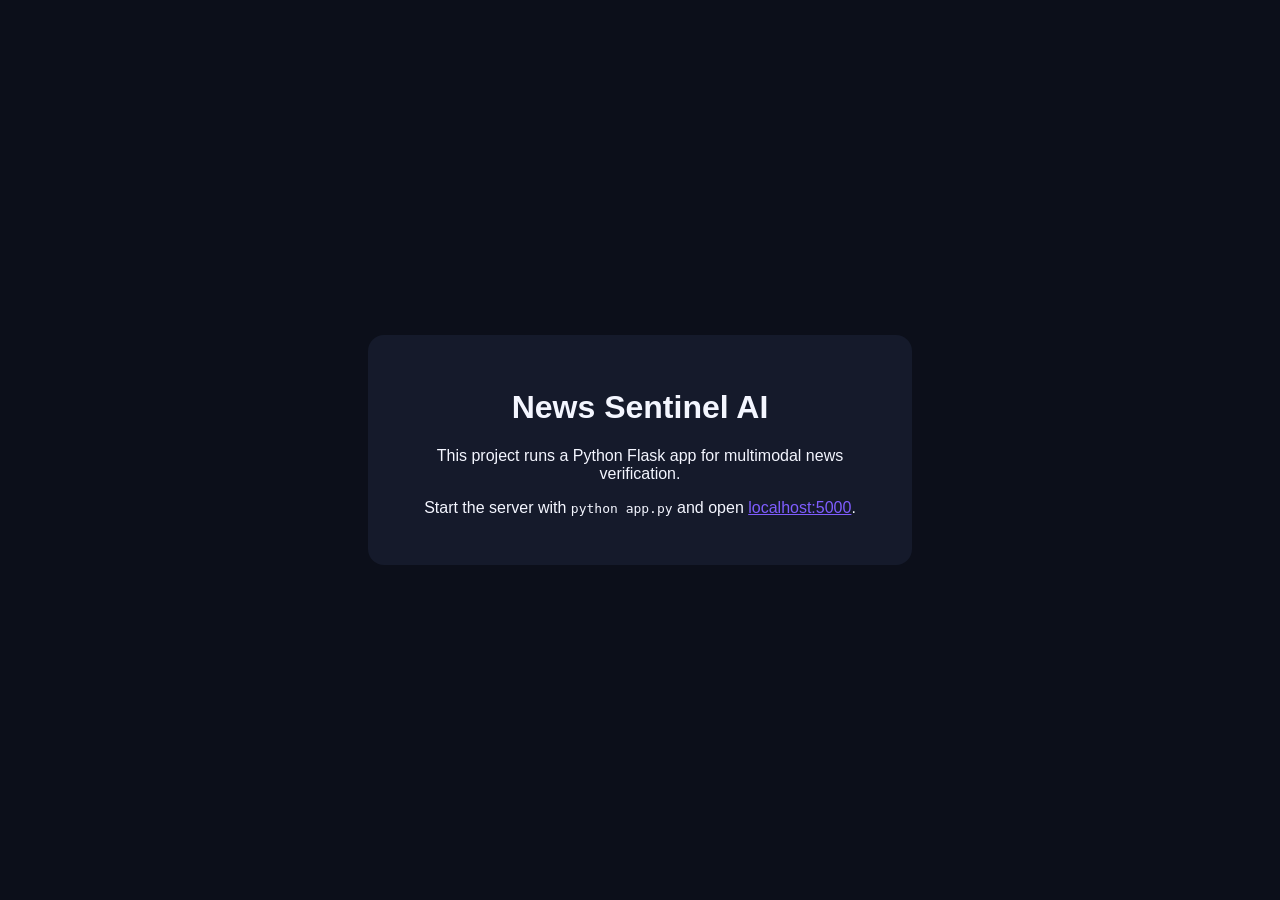
<file: index.html>
<!DOCTYPE html>
<html lang="en">
<head>
  <meta charset="UTF-8">
  <meta name="viewport" content="width=device-width, initial-scale=1">
  <title>News Sentinel AI</title>
  <style>
    body {
      font-family: Arial, sans-serif;
      background: #0c0f1a;
      color: #f4f6ff;
      display: grid;
      place-items: center;
      height: 100vh;
      margin: 0;
    }
    .card {
      background: #151a2b;
      padding: 32px;
      border-radius: 16px;
      text-align: center;
      width: min(480px, 90vw);
    }
    a {
      color: #7f5dff;
    }
  </style>
</head>
<body>
  <div class="card">
    <h1>News Sentinel AI</h1>
    <p>This project runs a Python Flask app for multimodal news verification.</p>
    <p>Start the server with <code>python app.py</code> and open <a href="http://localhost:5000">localhost:5000</a>.</p>
  </div>
</body>
</html>
</file>
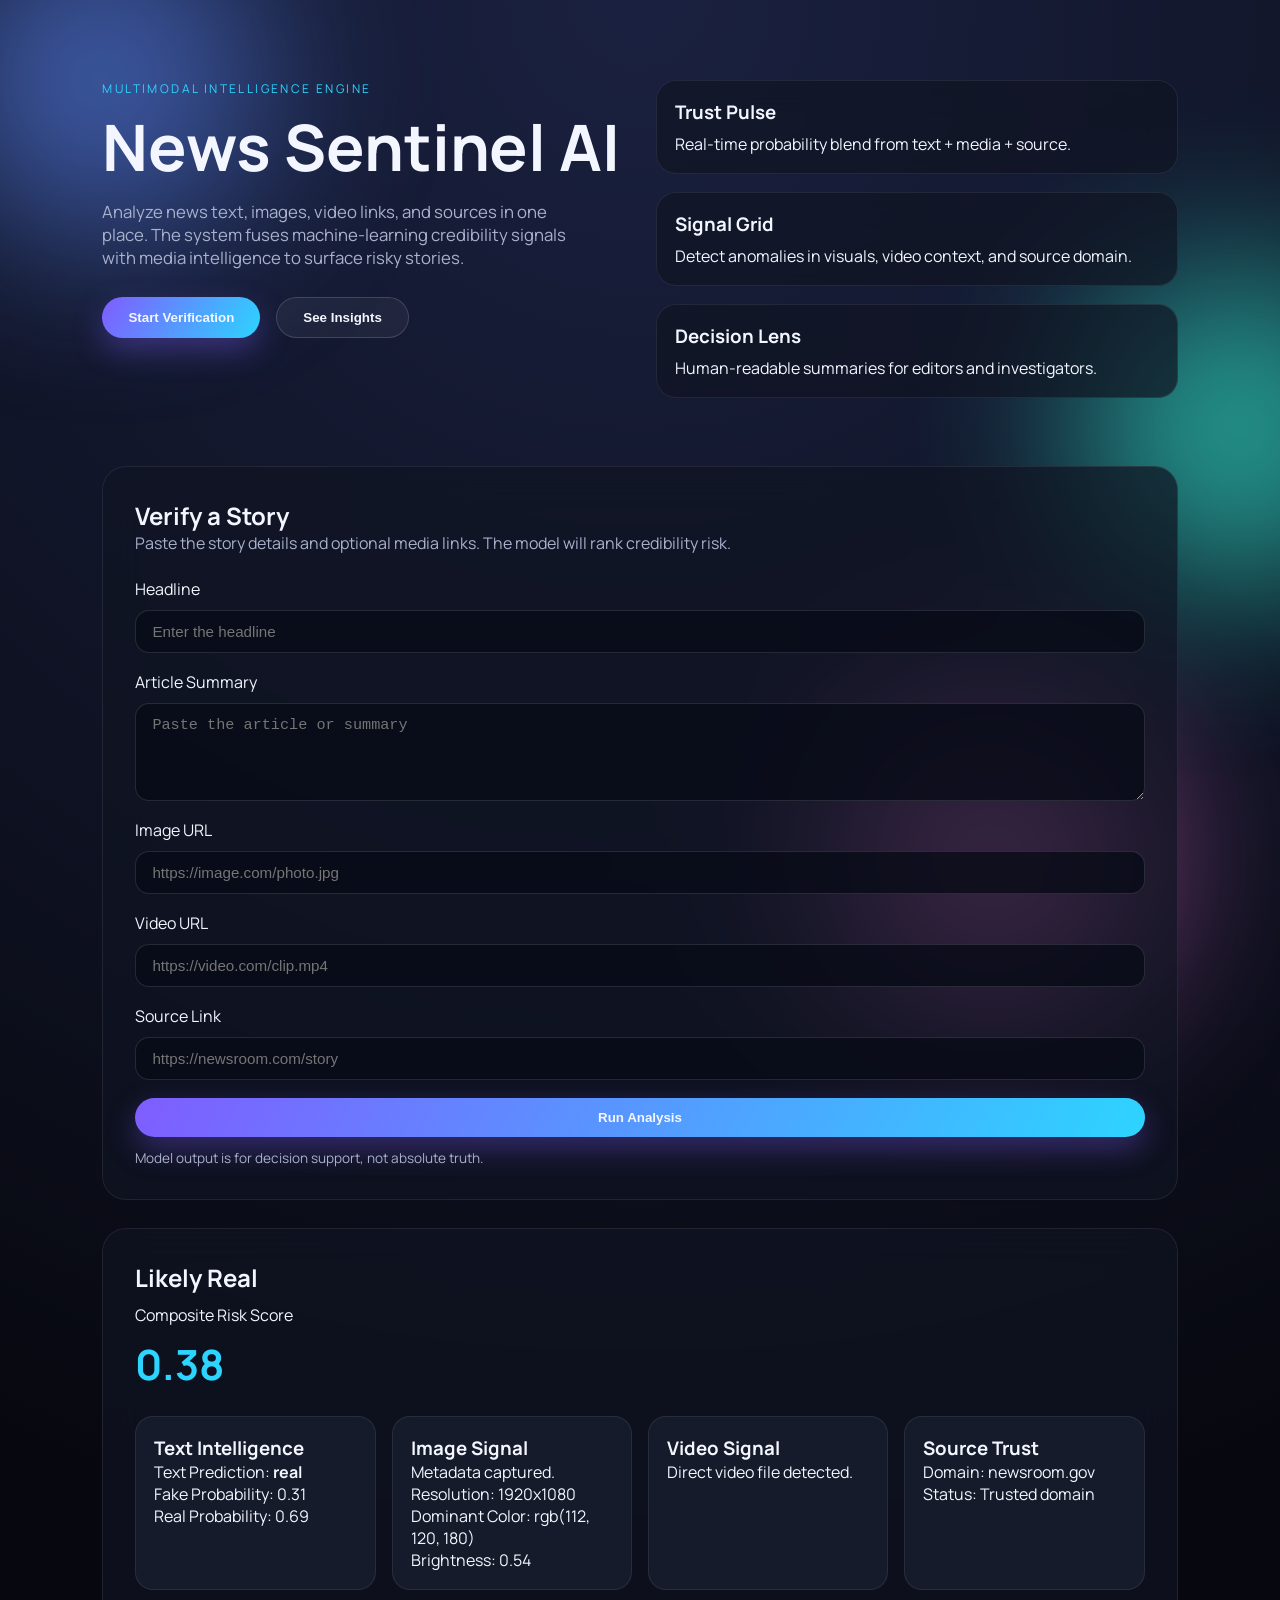
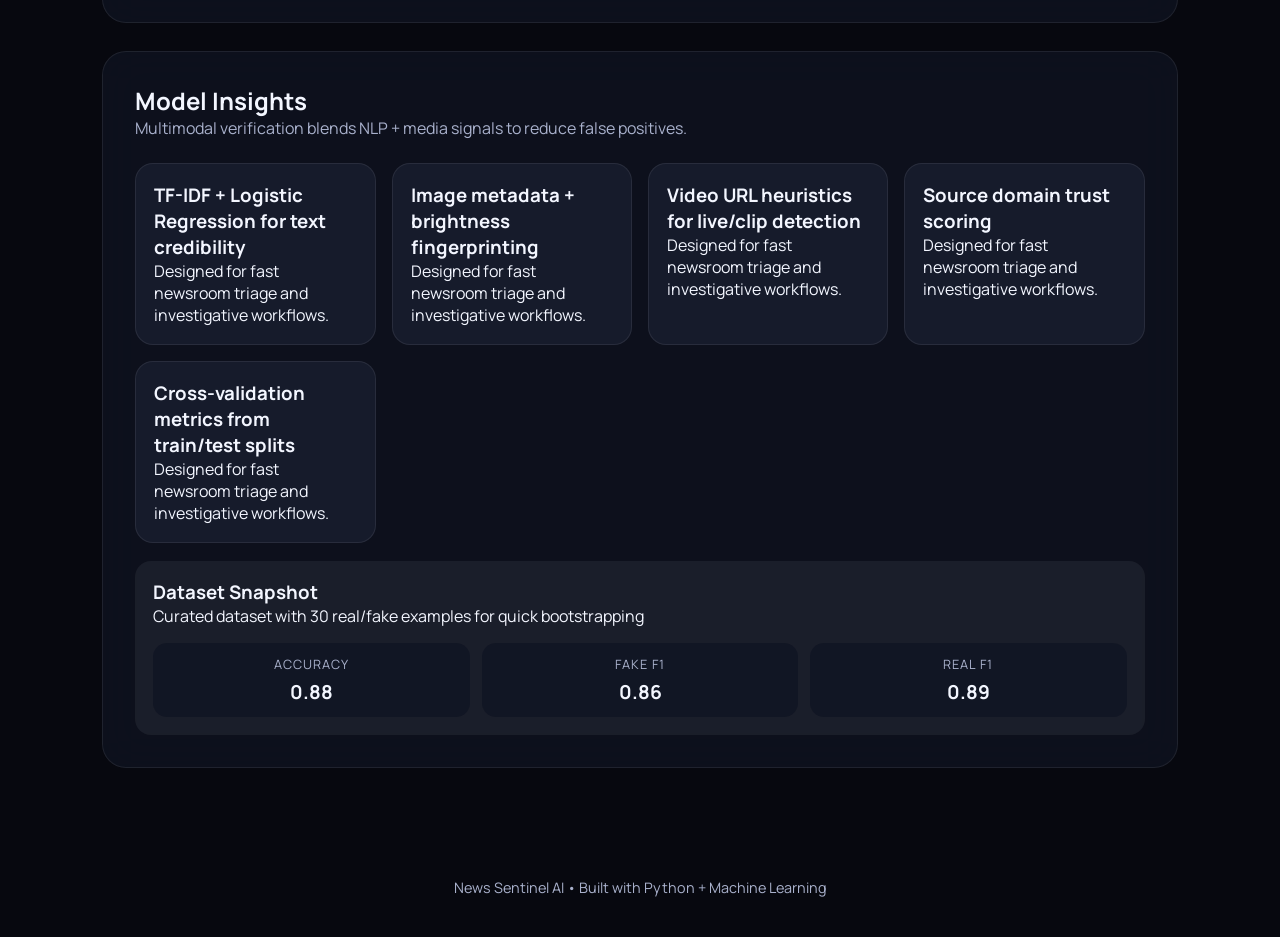
<file: preview.html>
<!DOCTYPE html>
<html lang="en">
<head>
  <meta charset="UTF-8">
  <meta name="viewport" content="width=device-width, initial-scale=1">
  <title>News Sentinel AI Preview</title>
  <link rel="preconnect" href="https://fonts.googleapis.com">
  <link rel="preconnect" href="https://fonts.gstatic.com" crossorigin>
  <link href="https://fonts.googleapis.com/css2?family=Manrope:wght@300;400;500;600;700;800&display=swap" rel="stylesheet">
  <link rel="stylesheet" href="static/css/styles.css">
</head>
<body>
  <div class="orb orb-one"></div>
  <div class="orb orb-two"></div>
  <div class="orb orb-three"></div>

  <header class="hero">
    <div class="hero__content">
      <p class="hero__tag">Multimodal Intelligence Engine</p>
      <h1>News Sentinel AI</h1>
      <p class="hero__subtitle">
        Analyze news text, images, video links, and sources in one place. The system fuses
        machine-learning credibility signals with media intelligence to surface risky stories.
      </p>
      <div class="hero__actions">
        <button class="primary" type="button">Start Verification</button>
        <button class="ghost" type="button">See Insights</button>
      </div>
    </div>
    <div class="hero__panel">
      <div class="metric">
        <h3>Trust Pulse</h3>
        <p>Real-time probability blend from text + media + source.</p>
      </div>
      <div class="metric">
        <h3>Signal Grid</h3>
        <p>Detect anomalies in visuals, video context, and source domain.</p>
      </div>
      <div class="metric">
        <h3>Decision Lens</h3>
        <p>Human-readable summaries for editors and investigators.</p>
      </div>
    </div>
  </header>

  <main>
    <section class="panel" id="verify">
      <div class="panel__header">
        <h2>Verify a Story</h2>
        <p>Paste the story details and optional media links. The model will rank credibility risk.</p>
      </div>
      <form class="form-grid">
        <div class="field">
          <label for="title">Headline</label>
          <input id="title" name="title" type="text" placeholder="Enter the headline">
        </div>
        <div class="field">
          <label for="body">Article Summary</label>
          <textarea id="body" name="body" rows="4" placeholder="Paste the article or summary"></textarea>
        </div>
        <div class="field">
          <label for="image_url">Image URL</label>
          <input id="image_url" name="image_url" type="url" placeholder="https://image.com/photo.jpg">
        </div>
        <div class="field">
          <label for="video_url">Video URL</label>
          <input id="video_url" name="video_url" type="url" placeholder="https://video.com/clip.mp4">
        </div>
        <div class="field">
          <label for="link_url">Source Link</label>
          <input id="link_url" name="link_url" type="url" placeholder="https://newsroom.com/story">
        </div>
        <div class="field submit">
          <button class="primary" type="button">Run Analysis</button>
          <p class="hint">Model output is for decision support, not absolute truth.</p>
        </div>
      </form>
    </section>

    <section class="panel result">
      <div class="result__summary">
        <h2>Likely Real</h2>
        <p>Composite Risk Score</p>
        <div class="score">0.38</div>
      </div>
      <div class="result__details">
        <div class="card">
          <h3>Text Intelligence</h3>
          <p>Text Prediction: <strong>real</strong></p>
          <p>Fake Probability: 0.31</p>
          <p>Real Probability: 0.69</p>
        </div>
        <div class="card">
          <h3>Image Signal</h3>
          <p>Metadata captured.</p>
          <p>Resolution: 1920x1080</p>
          <p>Dominant Color: rgb(112, 120, 180)</p>
          <p>Brightness: 0.54</p>
        </div>
        <div class="card">
          <h3>Video Signal</h3>
          <p>Direct video file detected.</p>
        </div>
        <div class="card">
          <h3>Source Trust</h3>
          <p>Domain: newsroom.gov</p>
          <p>Status: Trusted domain</p>
        </div>
      </div>
    </section>

    <section class="panel insights" id="insights">
      <div class="panel__header">
        <h2>Model Insights</h2>
        <p>Multimodal verification blends NLP + media signals to reduce false positives.</p>
      </div>
      <div class="insights__grid">
        <div class="card">
          <h3>TF-IDF + Logistic Regression for text credibility</h3>
          <p>Designed for fast newsroom triage and investigative workflows.</p>
        </div>
        <div class="card">
          <h3>Image metadata + brightness fingerprinting</h3>
          <p>Designed for fast newsroom triage and investigative workflows.</p>
        </div>
        <div class="card">
          <h3>Video URL heuristics for live/clip detection</h3>
          <p>Designed for fast newsroom triage and investigative workflows.</p>
        </div>
        <div class="card">
          <h3>Source domain trust scoring</h3>
          <p>Designed for fast newsroom triage and investigative workflows.</p>
        </div>
        <div class="card">
          <h3>Cross-validation metrics from train/test splits</h3>
          <p>Designed for fast newsroom triage and investigative workflows.</p>
        </div>
      </div>
      <div class="dataset">
        <h3>Dataset Snapshot</h3>
        <p>Curated dataset with 30 real/fake examples for quick bootstrapping</p>
        <div class="metrics">
          <div>
            <span>Accuracy</span>
            <strong>0.88</strong>
          </div>
          <div>
            <span>Fake F1</span>
            <strong>0.86</strong>
          </div>
          <div>
            <span>Real F1</span>
            <strong>0.89</strong>
          </div>
        </div>
      </div>
    </section>
  </main>

  <footer>
    <p>News Sentinel AI • Built with Python + Machine Learning</p>
  </footer>
</body>
</html>
</file>
<file: static/css/styles.css>
:root {
  color-scheme: dark;
  --bg: #07080f;
  --panel: rgba(17, 21, 35, 0.7);
  --card: rgba(25, 30, 48, 0.85);
  --primary: #7f5dff;
  --accent: #2dd4ff;
  --text: #f3f6ff;
  --muted: #a9b1cc;
}

* {
  box-sizing: border-box;
  margin: 0;
  padding: 0;
}

body {
  font-family: "Manrope", sans-serif;
  background: radial-gradient(circle at top, #1a2140, #07080f 60%);
  color: var(--text);
  min-height: 100vh;
  overflow-x: hidden;
}

.orb {
  position: fixed;
  width: 320px;
  height: 320px;
  border-radius: 50%;
  filter: blur(90px);
  opacity: 0.6;
  z-index: 0;
}

.orb-one {
  background: #5f8dff;
  top: -80px;
  left: -60px;
}

.orb-two {
  background: #ff7adf;
  bottom: -120px;
  right: 10%;
}

.orb-three {
  background: #33ffdd;
  top: 30%;
  right: -120px;
}

.hero {
  display: grid;
  grid-template-columns: repeat(auto-fit, minmax(280px, 1fr));
  gap: 32px;
  padding: 80px 8vw 40px;
  position: relative;
  z-index: 1;
}

.hero__tag {
  text-transform: uppercase;
  letter-spacing: 0.2em;
  font-size: 0.75rem;
  color: var(--accent);
  margin-bottom: 16px;
}

.hero h1 {
  font-size: clamp(2.5rem, 5vw, 4.3rem);
  line-height: 1.05;
  margin-bottom: 20px;
}

.hero__subtitle {
  font-size: 1.05rem;
  color: var(--muted);
  max-width: 480px;
  margin-bottom: 28px;
}

.hero__actions {
  display: flex;
  gap: 16px;
  flex-wrap: wrap;
}

.primary,
.ghost {
  border-radius: 999px;
  padding: 12px 26px;
  font-weight: 600;
  border: none;
  cursor: pointer;
  transition: transform 0.2s ease, box-shadow 0.2s ease;
}

.primary {
  background: linear-gradient(120deg, var(--primary), var(--accent));
  color: var(--text);
  box-shadow: 0 12px 30px rgba(127, 93, 255, 0.35);
}

.ghost {
  background: rgba(255, 255, 255, 0.05);
  color: var(--text);
  border: 1px solid rgba(255, 255, 255, 0.15);
}

.primary:hover,
.ghost:hover {
  transform: translateY(-2px);
}

.hero__panel {
  display: grid;
  gap: 18px;
}

.metric {
  background: var(--panel);
  border: 1px solid rgba(255, 255, 255, 0.08);
  padding: 18px;
  border-radius: 20px;
  backdrop-filter: blur(16px);
}

.metric h3 {
  margin-bottom: 8px;
}

main {
  padding: 0 8vw 80px;
  position: relative;
  z-index: 1;
}

.panel {
  background: var(--panel);
  border-radius: 24px;
  padding: 32px;
  margin-top: 28px;
  border: 1px solid rgba(255, 255, 255, 0.08);
  backdrop-filter: blur(20px);
}

.panel__header {
  margin-bottom: 24px;
}

.panel__header p {
  color: var(--muted);
}

.form-grid {
  display: grid;
  gap: 18px;
}

.field {
  display: grid;
  gap: 10px;
}

input,
textarea {
  background: rgba(8, 12, 24, 0.8);
  border: 1px solid rgba(255, 255, 255, 0.12);
  color: var(--text);
  padding: 12px 16px;
  border-radius: 14px;
  font-size: 0.95rem;
}

.submit {
  display: flex;
  flex-direction: column;
  gap: 12px;
}

.hint {
  color: var(--muted);
  font-size: 0.85rem;
}

.result {
  display: grid;
  gap: 24px;
}

.result__summary {
  display: grid;
  gap: 10px;
}

.score {
  font-size: 2.6rem;
  font-weight: 700;
  color: var(--accent);
}

.result__details,
.insights__grid {
  display: grid;
  gap: 16px;
  grid-template-columns: repeat(auto-fit, minmax(220px, 1fr));
}

.card {
  background: var(--card);
  padding: 18px;
  border-radius: 18px;
  border: 1px solid rgba(255, 255, 255, 0.08);
}

.dataset {
  margin-top: 18px;
  padding: 18px;
  border-radius: 16px;
  background: rgba(255, 255, 255, 0.06);
}

.metrics {
  display: grid;
  grid-template-columns: repeat(auto-fit, minmax(120px, 1fr));
  gap: 12px;
  margin-top: 16px;
}

.metrics div {
  background: rgba(15, 20, 35, 0.7);
  padding: 12px;
  border-radius: 14px;
  display: grid;
  gap: 6px;
  text-align: center;
}

.metrics span {
  font-size: 0.8rem;
  color: var(--muted);
  text-transform: uppercase;
  letter-spacing: 0.08em;
}

.metrics strong {
  font-size: 1.2rem;
}

footer {
  text-align: center;
  padding: 30px 10px 40px;
  color: var(--muted);
  font-size: 0.9rem;
}

@media (max-width: 680px) {
  .hero {
    padding-top: 60px;
  }
}
</file>
